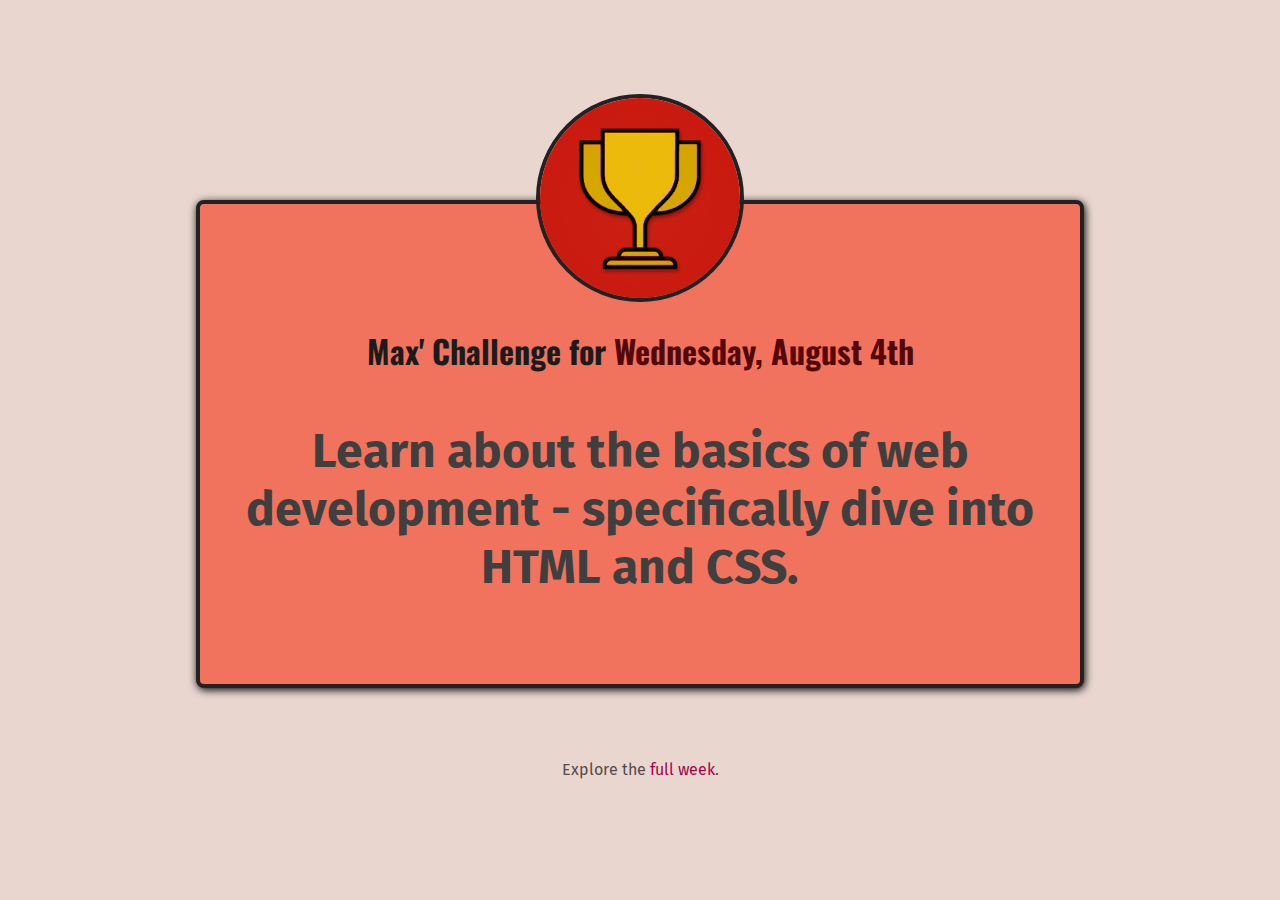
<file: index.html>
<!DOCTYPE html>
<html lang="en">

<head>

<meta charset="UTF-8">
<meta http-equiv="X-UA-Compatible" content="IE=edge">
<meta name="viewport" content="width=device-width, initial-scale=1.0">
<link rel="icon" href="img/favicon.ico" type="image/x-icon">
<link rel="preconnect" href="https://fonts.googleapis.com">
<link rel="preconnect" href="https://fonts.gstatic.com" crossorigin>
<link href="https://fonts.googleapis.com/css2?family=Fira+Sans:wght@400;700&family=Oswald:wght@700&display=swap" rel="stylesheet">
<link rel="stylesheet" href="styles/shared.css">
<link rel="stylesheet" href="styles/daily-challenge.css">



<title>My Daily Challenge</title>
</head>



<body>
<main>
<img src="img/challenges-trophy.jpg" alt="A trophy">

<h1>
Max' Challenge for <span id="date">Wednesday, August 4th</span>
</h1>

<p id="todays-challenge">
Learn about the basics of web development - specifically dive into HTML and CSS.</p>
</main>



<footer>
<p>Explore the <a href="full-week.html">full week</a>.</p>
</footer>



</body>
</html>
</file>
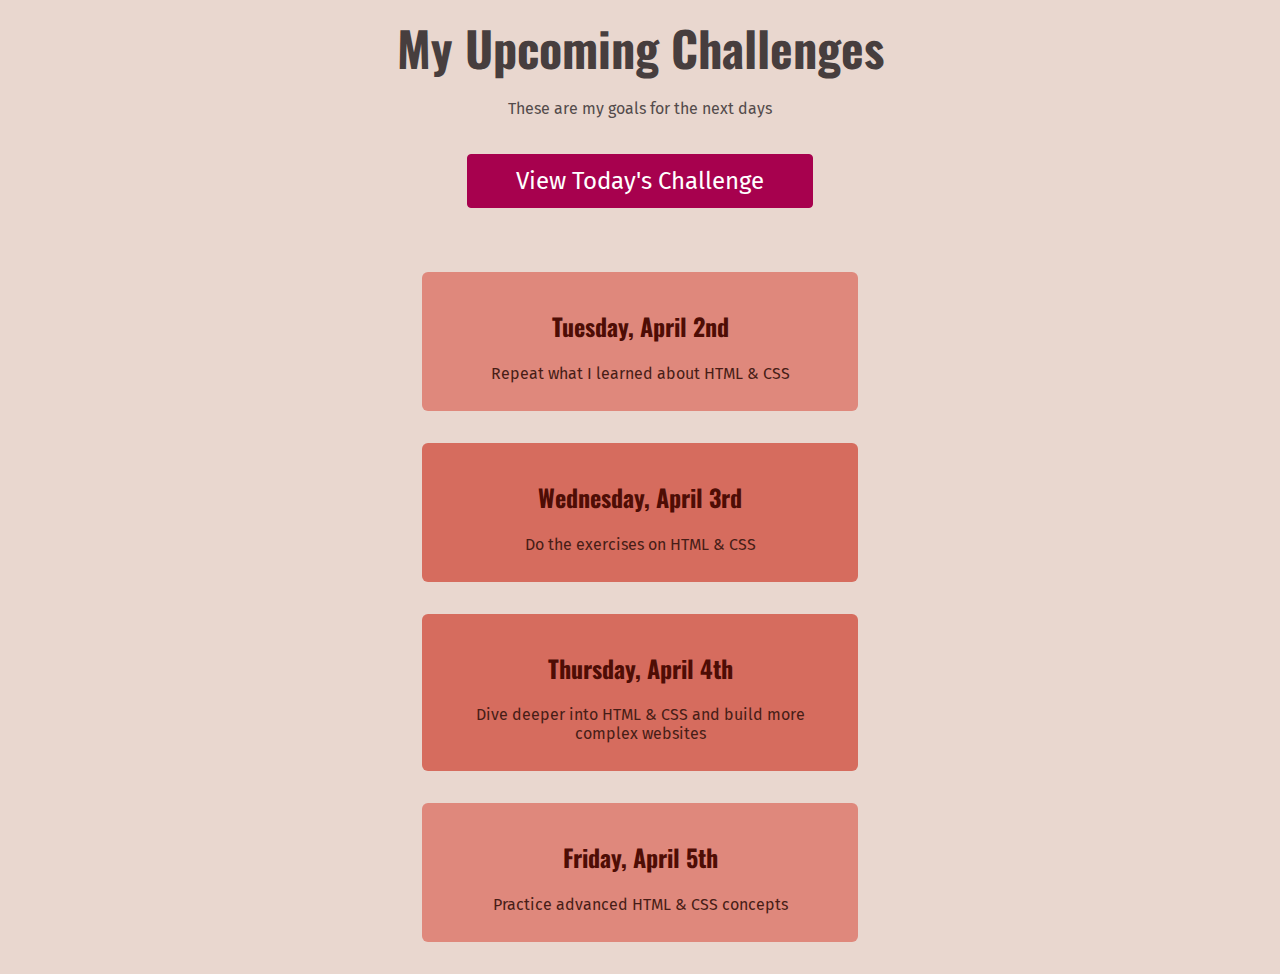
<file: full-week.html>
<!DOCTYPE html>
<html lang="en">

<head>

<meta charset="UTF-8">
<meta http-equiv="X-UA-Compatible" content="IE=edge">
<meta name="viewport" content="width=device-width, initial-scale=1.0">
<link rel="icon" href="img/favicon.ico" type="image/x-icon">
<link rel="preconnect" href="https://fonts.googleapis.com">
<link rel="preconnect" href="https://fonts.gstatic.com" crossorigin>
<link href="https://fonts.googleapis.com/css2?family=Fira+Sans:wght@400;700&family=Oswald:wght@700&display=swap" rel="stylesheet">
<link rel="stylesheet" href="styles/shared.css">
<link rel="stylesheet" href="styles/full-week.css">



<title>My Upcoming Challenges</title>
</head>



<body>
<header>
<h1>My Upcoming Challenges</h1>
<p id="description">These are my goals for the next days</p>
<a href="index.html">View Today's Challenge</a>
</header>



<main>
<ol>


<li>
<h2>Tuesday, April 2nd</h2>
<p>Repeat what I learned about HTML & CSS</p>
</li>

<li class="highlight-goal">
<h2>Wednesday, April 3rd</h2>
<p>Do the exercises on HTML & CSS</p>
</li>

<li class="highlight-goal">
<h2>Thursday, April 4th</h2>    
<p>Dive deeper into HTML & CSS and build more complex websites</p>
</li>

<li>
<h2>Friday, April 5th</h2>
<p>Practice advanced HTML & CSS concepts</p>
</li>


</ol>
</main>



</body>
</html>
</file>
<file: styles/shared.css>
body {
    text-align: center;
    color: rgb(83, 75, 75);
    background-color: rgb(233, 215, 207);
}

h1 {
    font-family: 'Oswald', sans-serif;
}

p {
    font-family: 'Fira Sans', sans-serif;
}

a { 
    font-family: 'Fira Sans', sans-serif;
    color: rgb(167, 1, 78);
    text-decoration: none;
}

a:hover {
    text-decoration: underline;
}
</file>
<file: styles/daily-challenge.css>
body {
    margin: 50px;
}

#todays-challenge {
    color: rgb(63, 63, 63);
    font-weight: bold;
    font-size: 48px;
}

main {
    margin: 200px auto 72px auto;
    padding: 40px;
    border: 4px solid rgb(34, 34, 34);
    border-radius: 8px;
    width: 800px;
    background-color: rgb(241, 115, 93);
    box-shadow: 1px 2px 8px rgb(0, 0, 0);
}

img {
    border: 4px solid rgb(34, 34, 34);
    width: 200px;
    border-radius: 100%;
    margin-top: -150px;
}

h1 {
    color: rgb(27, 27, 27);
}

#date {
    color: rgb(85, 8, 8);
}

footer {
    padding-bottom: 32px;
}
</file>
<file: styles/full-week.css>
header {
    margin-bottom: 64px;
}

#description {
    margin-bottom: 36px;
}

h1 {
    font-size: 48px;
    color: rgb(71, 62, 62);
    margin: 12px 0;
}

a {
    display: inline-block;
    padding: 12px 48px;
    background-color: rgb(167, 1, 78);
    border: 1px solid rgb(167, 1, 78);
    color: white;
    border-radius: 4px;
    font-size: 24px;
}

a:hover {
    background-color: rgb(180, 12, 90);
    text-decoration: none;
}

main p {
    margin: 12px;
    color: rgb(71, 29, 22);
}

ol {
    list-style: none;
    width: 500px;
    margin: 36px auto 0 auto;
    padding: 0;
}

li {
    margin: 32px;
    background-color: rgb(223, 136, 124);
    border-radius: 6px;
    padding: 16px;
}

h2 {
    color: rgb(78, 13, 5);
    font-family: 'Oswald', sans-serif;
}

.highlight-goal {
    background-color: rgb(214, 108, 94);
}
</file>
